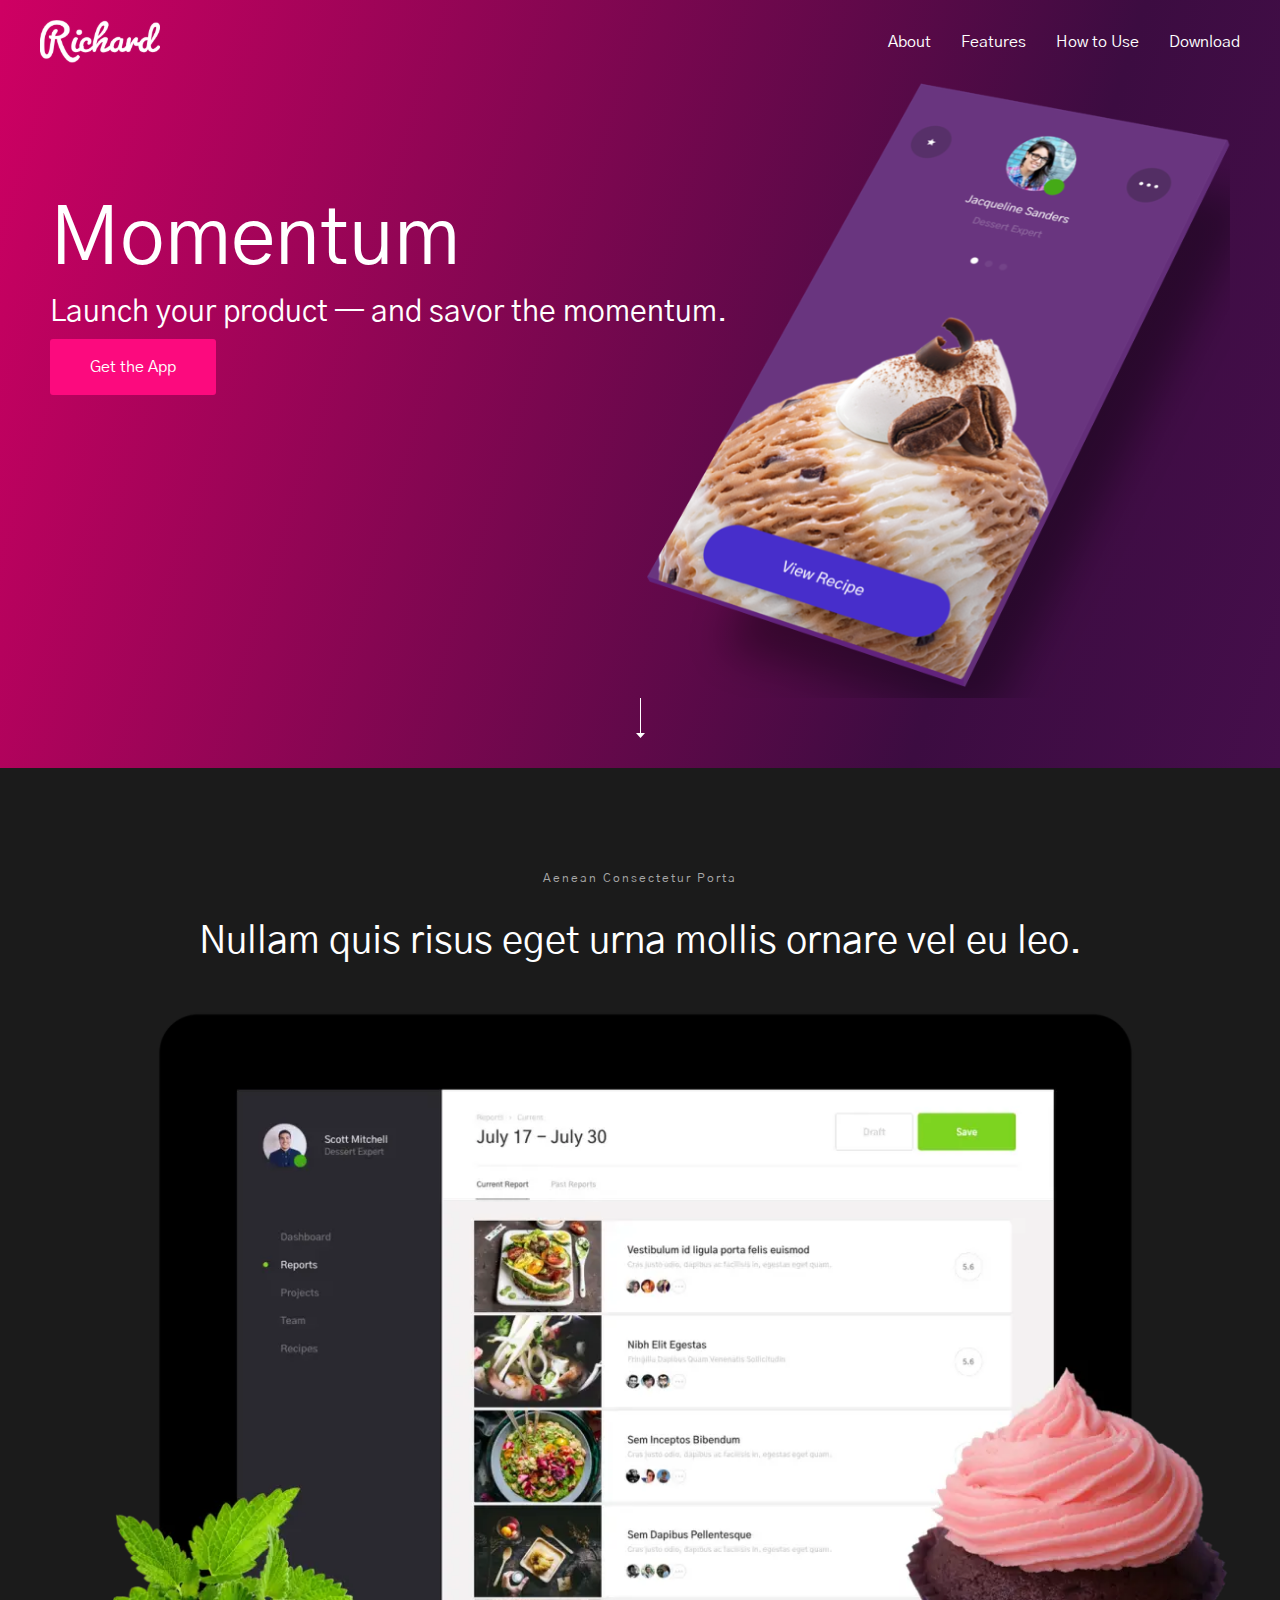
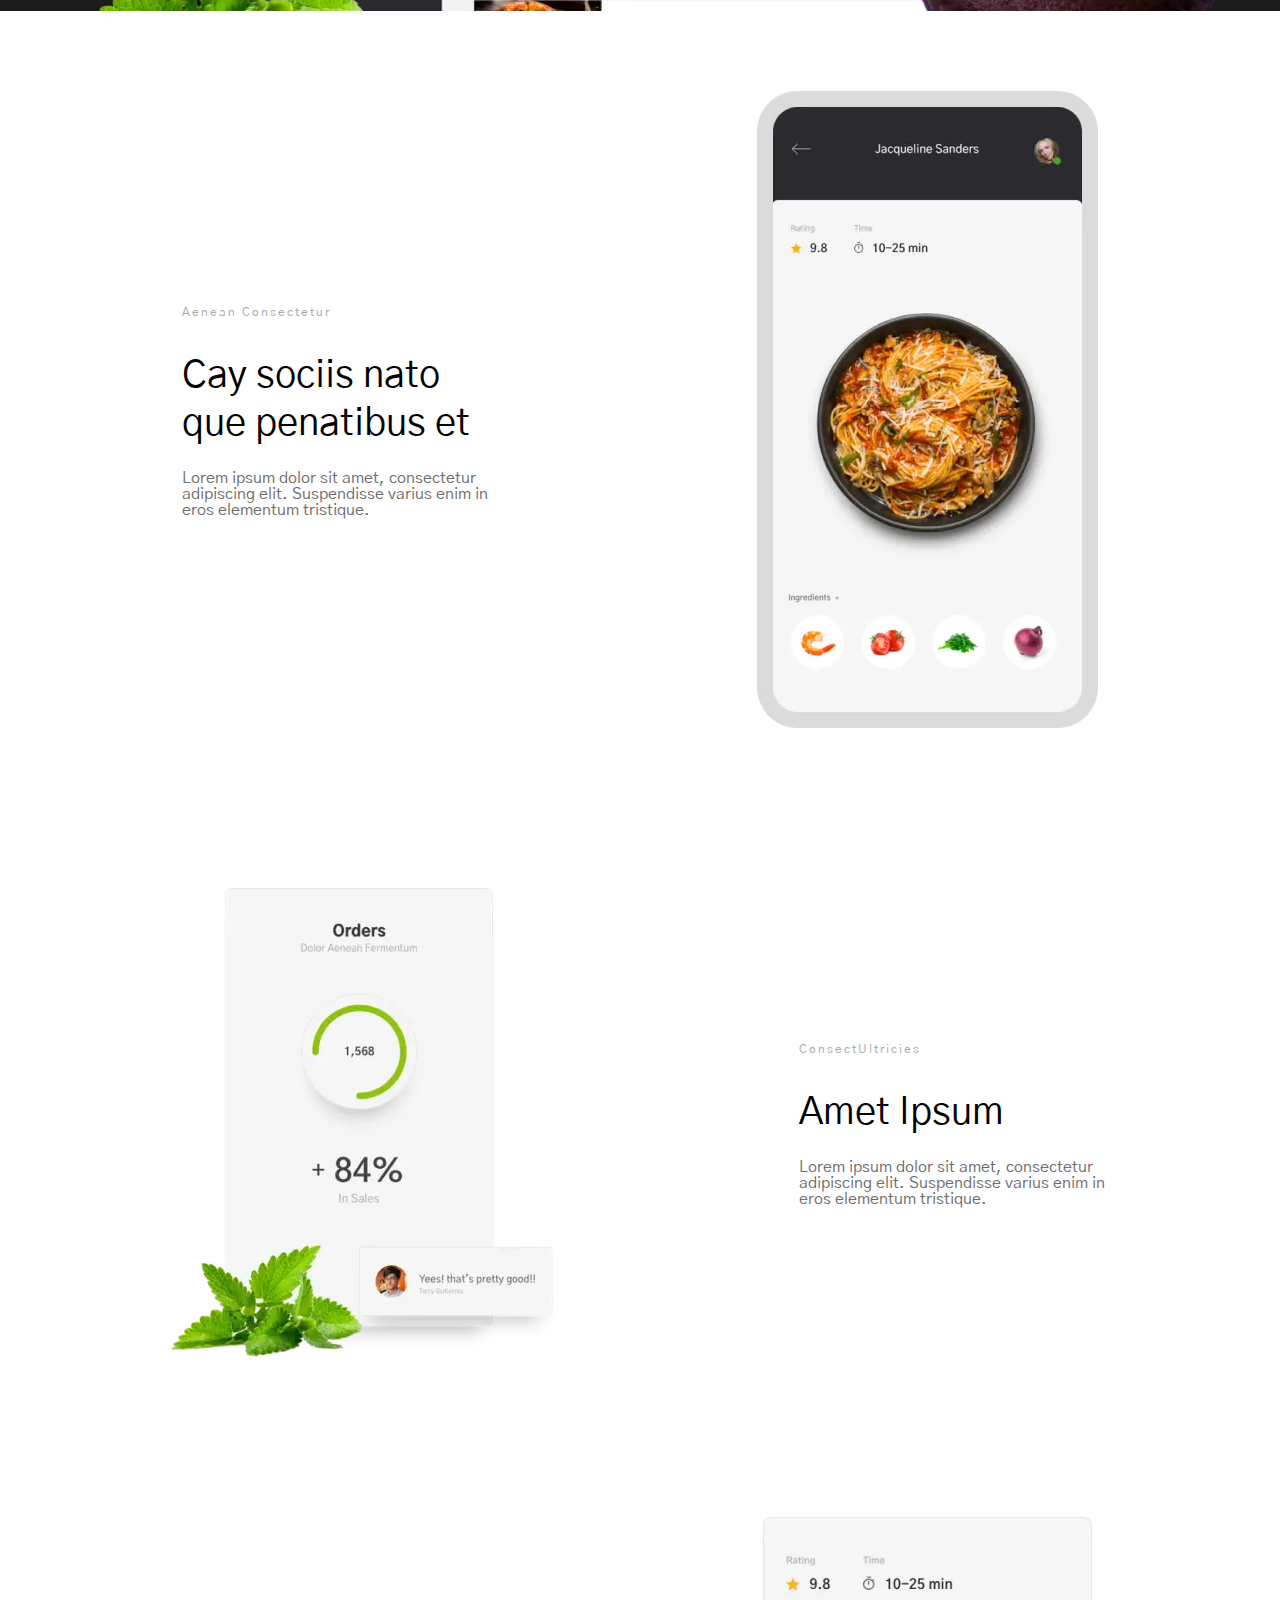
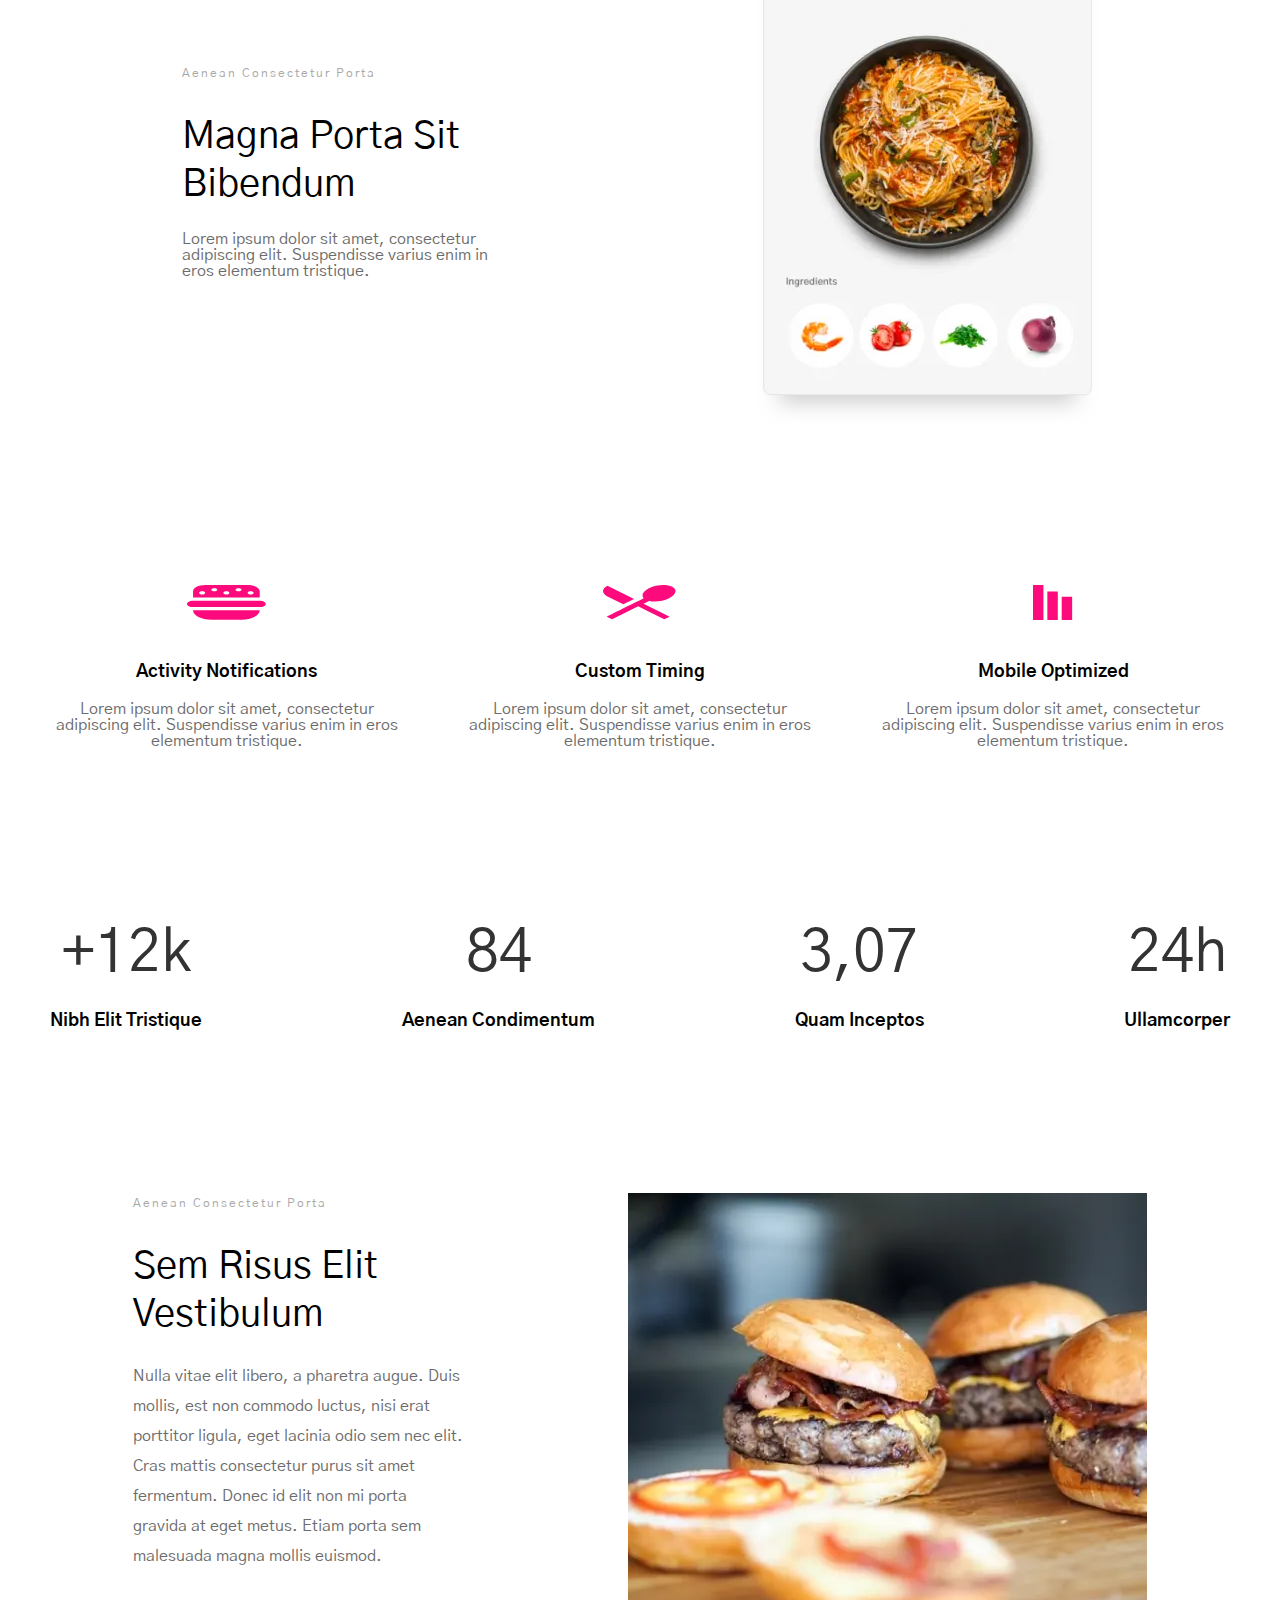
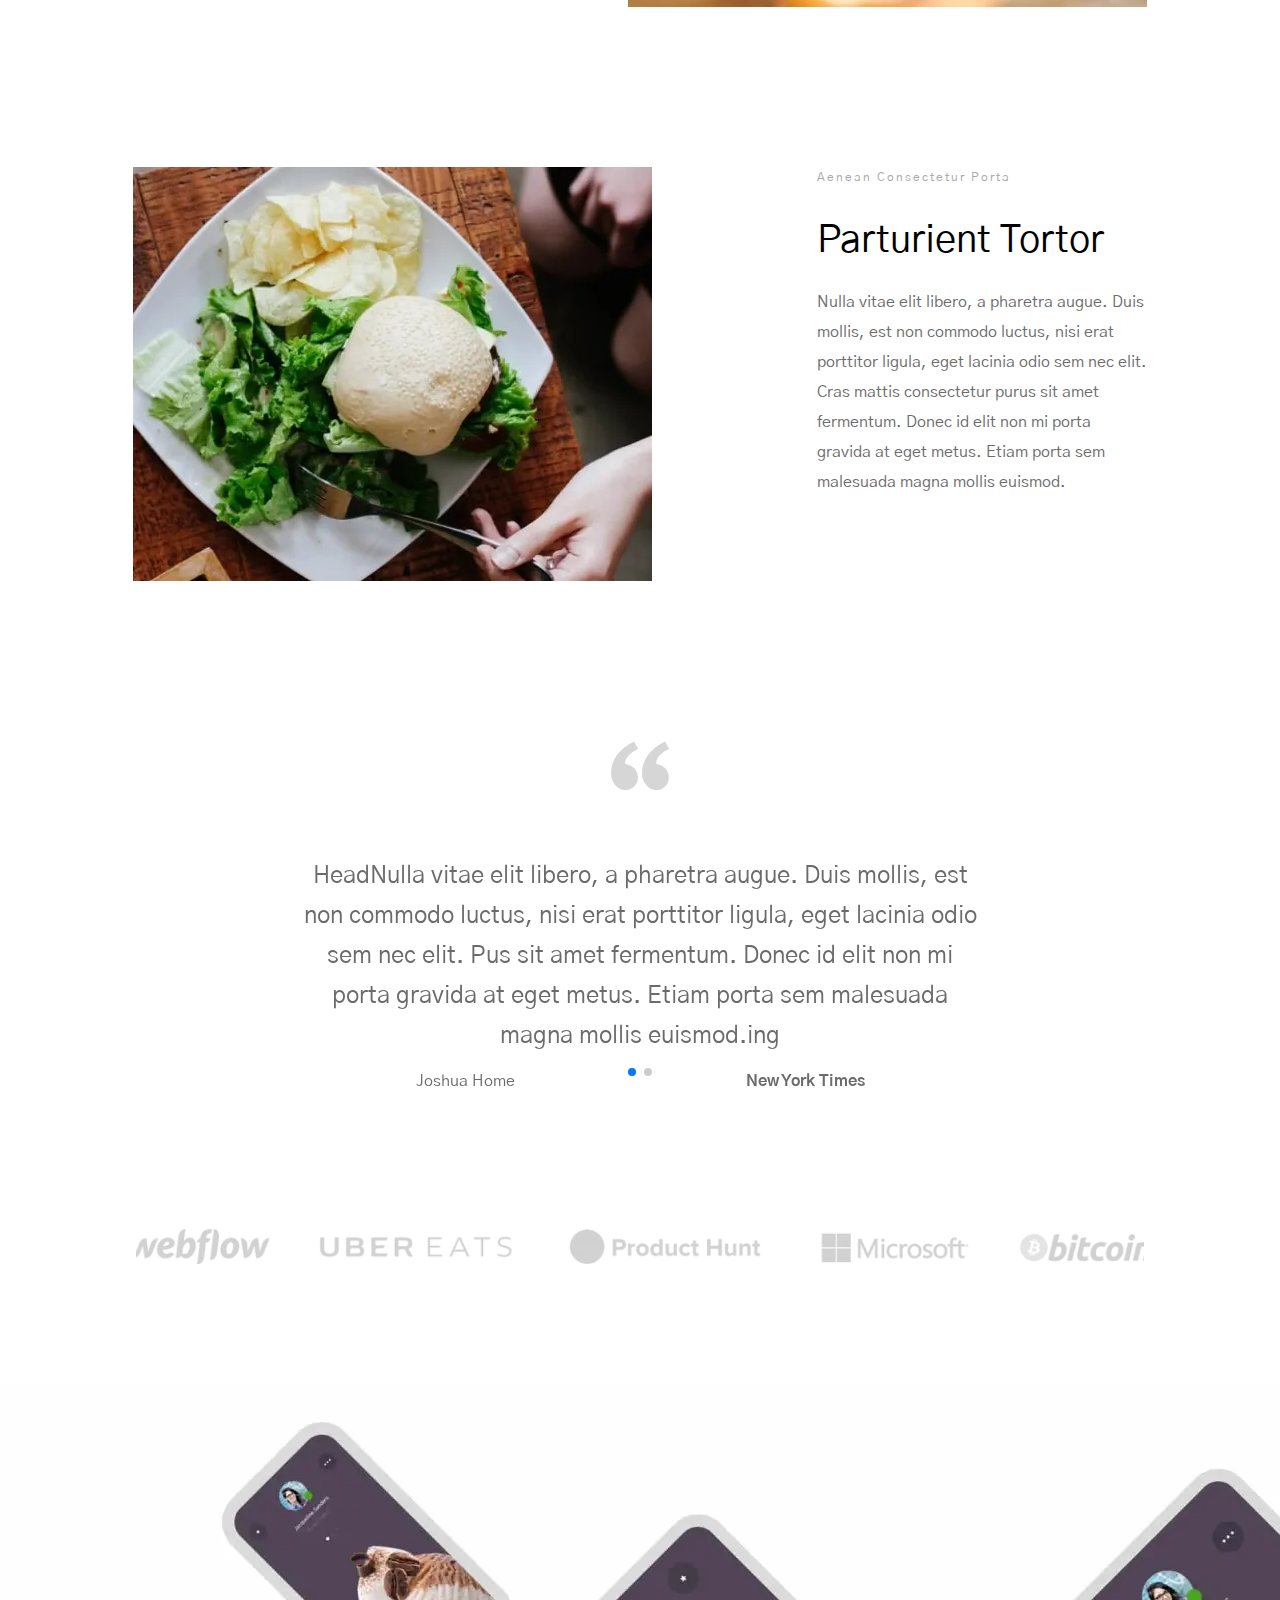
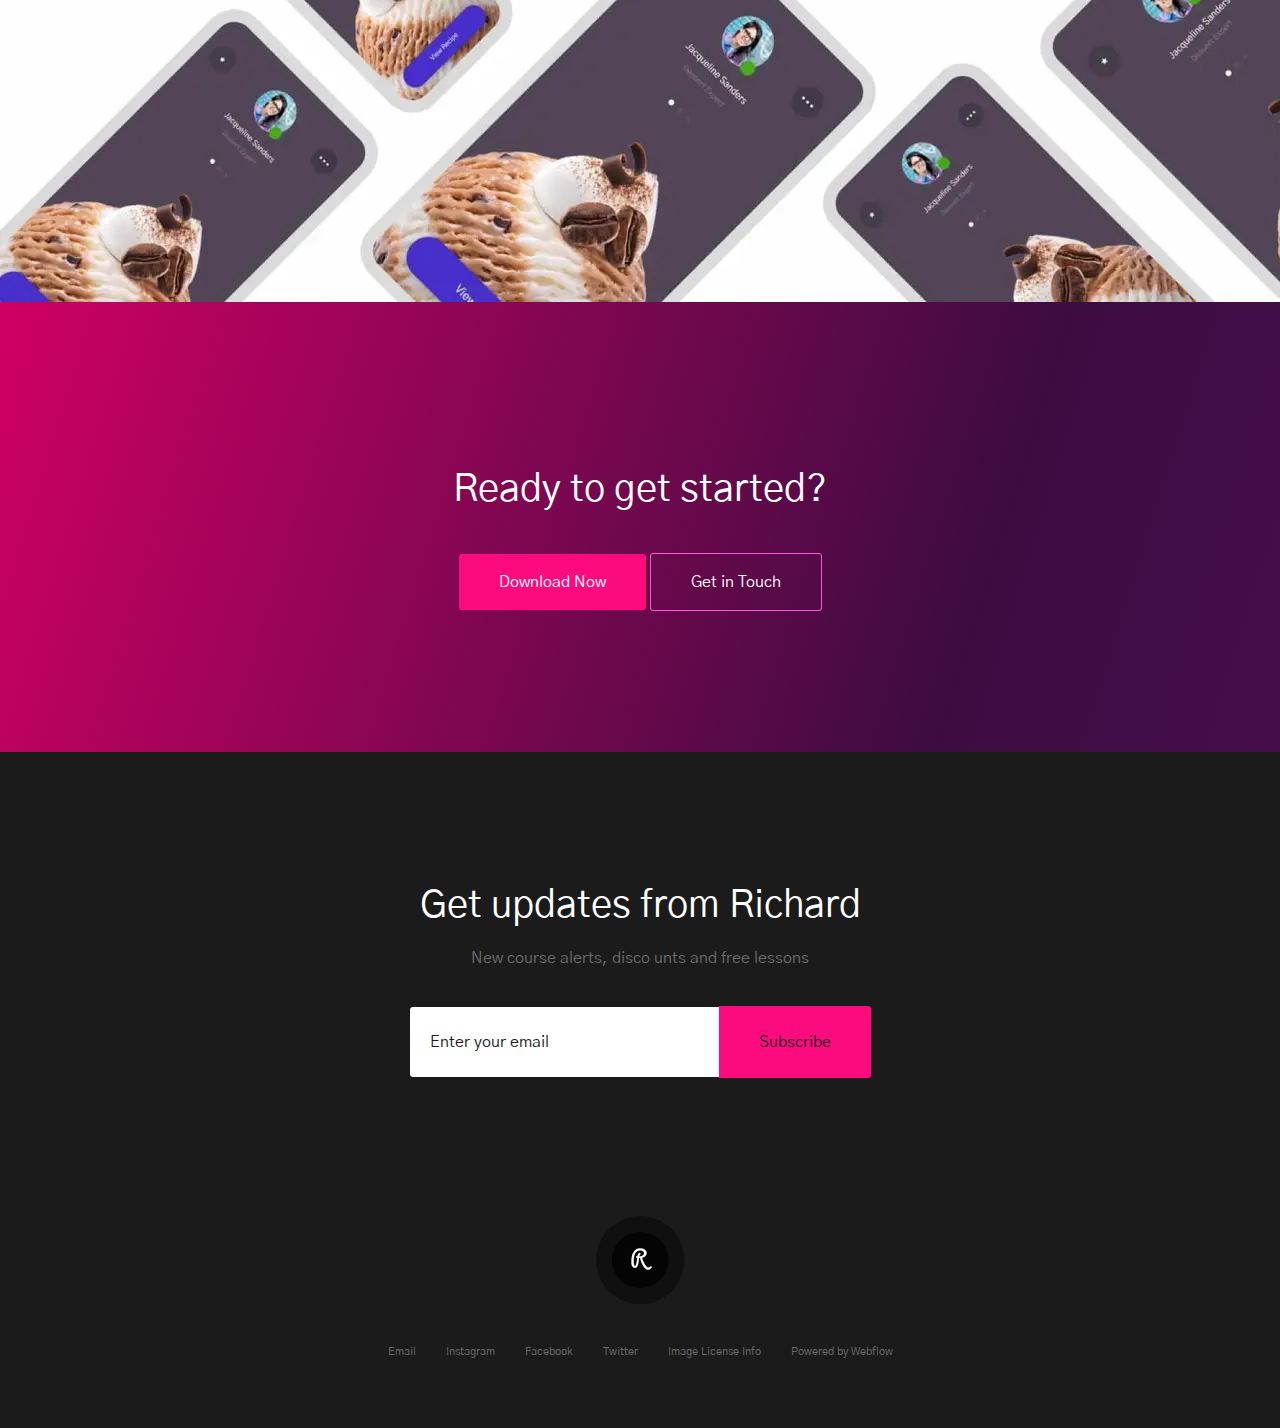
<file: index.html>
<!DOCTYPE html>
<html lang="en">

<head>
	<title>Richard</title>
	<meta charset="UTF-8">
	<meta name="format-detection" content="telephone=no">
	<!-- <style>body{opacity: 0;}</style> -->
	<link rel="stylesheet" href="css/style.min.css?_v=20230319140327">
	<link rel="shortcut icon" href="richard-ico.ico">
	<!-- <meta name="robots" content="noindex, nofollow"> -->
	<meta name="viewport" content="width=device-width, initial-scale=1.0">
</head>

<body>
	<div class="wrapper">
		<header class="header">
			<div class="header__container">
				<div class="header__logo">
					<img src="img/header/logo.svg" alt="logotype Richard" class="header__logo_img">
				</div>
				<div class="header__menu menu">
					<ul class="menu__body">
						<li class="menu__content">
							<a href="https://template.fls.guru/template-docs/menu-burger.html" class="menu__link">About</a>
						</li>
						<li class="menu__content">
							<a href="" class="menu__link">Features</a>
						</li>
						<li class="menu__content">
							<a href="" class="menu__link">How to Use</a>
						</li>
						<li class="menu__content">
							<a href="" class="menu__link">Download</a>
						</li>
					</ul>
				</div>
				<div class="icon-menu">
					<span></span>
				</div>
			</div>
			<div class="header__momentum momentum">
				<div class="momentum__container">
					<div class="momentum__content">
						<div class="momentum__text">
							<h1 class="momentum__title">Momentum</h1>
							<p class="momentum__subtitle">Launch your product — and savor the momentum.</p>
							<a href="Beats/beats.html" class="momentum__btn pink-btn">Get the App</a>
						</div>
						<div class="momentum__media">
							<img src="img/momentum/01.svg" alt="dackground image" class="momentum__img">
						</div>
					</div>
					<div class="momentum__arrow">
						<img src="img/momentum/arrow.svg" alt="arrow">
					</div>
				</div>
			</div>
		</header>
		<main class="page">
			<section class="nullam">
				<div class="nullam__container">
					<p class="nullam__pretitle pretitle">Aenean Consectetur Porta</p>
					<h2 class="nullam__title title">Nullam quis risus eget urna mollis ornare vel eu leo.</h2>
					<div class="nullam__media">
						<picture><source srcset="img/nullam/01.webp" type="image/webp"><img src="img/nullam/01.png" alt="image nullam" class="nullam__img"></picture>
					</div>
				</div>
			</section>
			<section class="products">
				<div class="products__container">
					<div class="products__column">
						<div class="products__text">
							<p class="products__pretitle pretitle">Aenean Consectetur</p>
							<h2 class="products__title title">Cay sociis nato que penatibus et</h2>
							<p class="products__subtitle subtitle">Lorem ipsum dolor sit amet, consectetur adipiscing elit. Suspendisse varius enim in eros elementum tristique.</p>
						</div>
						<div class="products__media">
							<picture><source srcset="img/products/01.webp" type="image/webp"><img src="img/products/01.png" alt="" class="products__img"></picture>
						</div>
					</div>
					<div class="products__column">
						<div class="products__media">
							<picture><source srcset="img/products/02.webp" type="image/webp"><img src="img/products/02.png" alt="" class="products__img"></picture>
						</div>
						<div class="products__text">
							<p class="products__pretitle pretitle">ConsectUltricies</p>
							<h2 class="products__title title">Amet Ipsum</h2>
							<p class="products__subtitle subtitle">Lorem ipsum dolor sit amet, consectetur adipiscing elit. Suspendisse varius enim in eros elementum tristique.</p>
						</div>
					</div>
					<div class="products__column">
						<div class="products__text">
							<p class="products__pretitle pretitle">Aenean Consectetur Porta</p>
							<h2 class="products__title title">Magna Porta Sit Bibendum</h2>
							<p class="products__subtitle subtitle">Lorem ipsum dolor sit amet, consectetur adipiscing elit. Suspendisse varius enim in eros elementum tristique.</p>
						</div>
						<div class="products__media">
							<picture><source srcset="img/products/03.webp" type="image/webp"><img src="img/products/03.png" alt="" class="products__img"></picture>
						</div>
					</div>
				</div>
			</section>
			<section class="advantags">
				<div class="advantages__container">
					<div class="advantages__column">
						<div class="advantages__media">
							<img src="img/adventages/ico01.svg" alt="" class="advantages__ico">
						</div>
						<div class="advantages__text">
							<h2 class="advantages__title">Activity Notifications</h2>
							<p class="advantages__desription">Lorem ipsum dolor sit amet, consectetur adipiscing elit. Suspendisse varius enim in eros elementum tristique.</p>
						</div>
					</div>
					<div class="advantages__column">
						<div class="advantages__media">
							<img src="img/adventages/ico02.svg" alt="" class="advantages__ico">
						</div>
						<div class="advantages__text">
							<h2 class="advantages__title">Custom Timing</h2>
							<p class="advantages__desription">Lorem ipsum dolor sit amet, consectetur adipiscing elit. Suspendisse varius enim in eros elementum tristique.</p>
						</div>
					</div>
					<div class="advantages__column">
						<div class="advantages__media">
							<img src="img/adventages/ico03.svg" alt="" class="advantages__ico">
						</div>
						<div class="advantages__text">
							<h2 class="advantages__title">Mobile Optimized</h2>
							<p class="advantages__desription">Lorem ipsum dolor sit amet, consectetur adipiscing elit. Suspendisse varius enim in eros elementum tristique.</p>
						</div>
					</div>
				</div>
			</section>
			<section class="analitic">
				<div class="analitic__container">
					<div class="analitic__column">
						<div class="analitic__number">+12k</div>
						<div class="analitic__text">Nibh Elit Tristique</div>
					</div>
					<div class="analitic__column">
						<div class="analitic__number">84</div>
						<div class="analitic__text">Aenean Condimentum</div>
					</div>
					<div class="analitic__column">
						<div class="analitic__number">3,07</div>
						<div class="analitic__text">Quam Inceptos</div>
					</div>
					<div class="analitic__column">
						<div class="analitic__number">24h</div>
						<div class="analitic__text">Ullamcorper</div>
					</div>
				</div>
			</section>
			<section class="food">
				<div class="food__container">
					<div class="food__column">
						<div class="food__text">
							<p class="food__pretitle pretitle">Aenean Consectetur Porta</p>
							<h2 class="food__title title">Sem Risus Elit Vestibulum</h2>
							<p class="food__subtitle subtitle">Nulla vitae elit libero, a pharetra augue. Duis mollis, est non commodo luctus, nisi erat porttitor ligula, eget lacinia odio sem nec elit. <span food__subtitle_bold>Cras mattis consectetur</span> purus sit amet fermentum. Donec id elit non mi porta gravida at eget metus. Etiam porta sem malesuada magna mollis euismod.</p>
						</div>
						<div class="food__media">
							<picture><source srcset="img/food/01.webp" type="image/webp"><img src="img/food/01.png" alt="" class="food__img"></picture>
						</div>
					</div>
					<div class="food__column">
						<div class="food__media">
							<picture><source srcset="img/food/02.webp" type="image/webp"><img src="img/food/02.png" alt="" class="food__img"></picture>
						</div>
						<div class="food__text">
							<p class="food__pretitle pretitle">Aenean Consectetur Porta</p>
							<h2 class="food__title title">Parturient Tortor</h2>
							<p class="food__subtitle subtitle">Nulla vitae elit libero, a pharetra augue. Duis mollis, est non commodo luctus, nisi erat porttitor ligula, eget lacinia odio sem nec elit. <span food__subtitle_bold>Cras mattis consectetur</span> purus sit amet fermentum. Donec id elit non mi porta gravida at eget metus. Etiam porta sem malesuada magna mollis euismod.</p>
						</div>
					</div>
				</div>
			</section>
			<section class="comments">
				<div class="comments__container">
					<div class="comments__media">
						<img src="img/comments/01.svg" alt="" class="comments__ico">
					</div>
					<!-- Оболонка слайдера -->
					<div class="comments__slider swiper">
						<!-- Частина слайдера, що рухається -->
						<div class="comments__wrapper swiper-wrapper">
							<!-- Слайд -->
							<div class="comments__slide swiper-slide">
								<div class="comments__teaxt">
									<p class="comments__aticle">HeadNulla vitae elit libero, a pharetra augue. Duis mollis, est non commodo luctus, nisi erat porttitor ligula, eget lacinia odio sem nec elit. Pus sit amet fermentum. Donec id elit non mi porta gravida at eget metus. Etiam porta sem malesuada magna mollis euismod.ing</p>
									<div class="comments__signature">
										<p class="comments__author">Joshua Home</p>
										<p class="comments__publish">New York Times</p>
									</div>
								</div>
							</div>
							<div class="comments__slide swiper-slide">
								<div class="comments__teaxt">
									<p class="comments__aticle">Lorem ipsum dolor sit amet, consectetur adipisicing elit. Corporis at ex, perferendis, aut illum iste tempore commodi itaque earum repellat totam modi quibusdam, perspiciatis maxime dicta repudiandae obcaecati numquam tempora.</p>
									<div class="comments__signature">
										<p class="comments__author">Joshua Home</p>
										<p class="comments__publish">New York Times</p>
									</div>
								</div>
							</div>
						</div>
						<!-- Якщо потрібна пагінація -->
						<div class="swiper-pagination"></div>
					</div>
				</div>
			</section>
			<section class="partners">
				<div class="partners__container">
					<div class="partners__media">
						<picture><source srcset="img/partners/ico01.webp" type="image/webp"><img src="img/partners/ico01.png" alt="" class="partners__ico"></picture>
					</div>
				</div>
			</section>
			<section class="media">
				<picture><source srcset="img/media/01.webp" type="image/webp"><img src="img/media/01.png" alt="" class="media__item"></picture>
			</section>
			<section class="get-started">
				<div class="get-started__container">
					<div class="get-started__title">Ready to get started?</div>
					<div class="get-started__buttons">
						<a href="" class="get-started__btn_pink pink-btn">Download Now</a>
						<a href="" class="get-started__btn_border">Get in Touch</a>
					</div>
				</div>
			</section>
			<section class="subscribe">
				<div class="subscribe__container">
					<h2 class="subscribe__title title">Get updates from Richard</h2>
					<p class="subscribe__text">New course alerts, disco unts and free lessons</p>
					<form action="" class="subscribe__form">
						<input type="text" name="email" class="subscribe__input" placeholder="Enter your email">
						<input type="button" value="Subscribe" class="subscribe__btn">
					</form>
				</div>
			</section>
		</main>
		<footer class="footer">
			<div class="footer__container">
				<div class="footer__media">
					<picture><source srcset="img/footer/logo.webp" type="image/webp"><img src="img/footer/logo.png" alt="" class="footer__logo"></picture>
				</div>
				<div class="footer__menu">
					<ul class="footer__menu_body">
						<li class="footer__menu_item">
							<a href="" class="footer__menu_link">Email</a>
						</li>
						<li class="footer__menu_item">
							<a href="" class="footer__menu_link">Instagram</a>
						</li>
						<li class="footer__menu_item">
							<a href="" class="footer__menu_link">Facebook</a>
						</li>
						<li class="footer__menu_item">
							<a href="" class="footer__menu_link">Twitter</a>
						</li>
						<li class="footer__menu_item">
							<a href="" class="footer__menu_link">Image License Info</a>
						</li>
						<li class="footer__menu_item">
							<a href="" class="footer__menu_link">Powered by Webflow</a>
						</li>
					</ul>
				</div>
			</div>
		</footer>
	</div>
	<script src="js/app.min.js?_v=20230319140327"></script>
</body>

</html>
</file>
<file: css/style.min.css>
@charset "UTF-8";@import url(https://fonts.googleapis.com/css?family=Gothic+A1:100,200,300,regular,700&display=swap);*{padding:0;margin:0;border:0}*,:after,:before{-webkit-box-sizing:border-box;box-sizing:border-box}body,html{height:100%;min-width:320px}body{color:#6b6b6b;line-height:1;font-family:"Gothic A1",serif;font-size:1rem;-ms-text-size-adjust:100%;-moz-text-size-adjust:100%;-webkit-text-size-adjust:100%;-webkit-font-smoothing:antialiased;-moz-osx-font-smoothing:grayscale}button,input,textarea{font-family:"Gothic A1",serif;font-size:inherit}button{cursor:pointer;color:inherit;background-color:transparent}a{color:inherit;text-decoration:none}ul li{list-style:none}img{vertical-align:top}h1,h2,h3,h4,h5,h6{font-weight:inherit;font-size:inherit}.lock body{overflow:hidden;-ms-touch-action:none;touch-action:none;-ms-scroll-chaining:none;overscroll-behavior:none}.wrapper{min-height:100%;display:-webkit-box;display:-ms-flexbox;display:flex;-webkit-box-orient:vertical;-webkit-box-direction:normal;-ms-flex-direction:column;flex-direction:column;overflow:hidden}@supports (overflow:clip){.wrapper{overflow:clip}}.wrapper>main{-webkit-box-flex:1;-ms-flex:1 1 auto;flex:1 1 auto}.wrapper>*{min-width:0}[class*=__container]{max-width:75rem;margin:0 auto;padding:0 .625rem}[class*=-ibg]{position:relative}[class*=-ibg] img{position:absolute;width:100%;height:100%;top:0;left:0;-o-object-fit:cover;object-fit:cover}[class*=-ibg_contain] img{-o-object-fit:contain;object-fit:contain}.pink-btn{background:#fc0a7e;border-radius:3px;padding:1.25rem 2.5rem;-webkit-transition:all .4s ease;-o-transition:all .4s ease;transition:all .4s ease}.pink-btn:hover{background:#d3086a;-webkit-box-shadow:1px #000;box-shadow:1px #000;color:#000}.pretitle{color:#a8a8a8;font-size:.75rem;letter-spacing:.125rem;line-height:1.25rem;margin-bottom:1.875rem}.title{font-size:2.375rem;line-height:3rem;color:#000}.header{background:-o-linear-gradient(162.85deg,#450e4b 0,#3c0c41 24.48%,rgba(207,0,99,0) 100%),#cf0063;background:linear-gradient(287.15deg,#450e4b 0,#3c0c41 24.48%,rgba(207,0,99,0) 100%),#cf0063}.header__container{display:-webkit-box;display:-ms-flexbox;display:flex;-webkit-box-pack:justify;-ms-flex-pack:justify;justify-content:space-between;-webkit-box-align:center;-ms-flex-align:center;align-items:center;padding:1.25rem 0;position:relative}.header__logo{position:relative;z-index:7}.menu__body{display:-webkit-box;display:-ms-flexbox;display:flex}.menu__content{margin-left:1.875rem}.menu__link{color:#fff;-webkit-transition:all .4s ease;-o-transition:all .4s ease;transition:all .4s ease}.menu__link:hover{color:#b61ec7;-webkit-transition:all .4s ease;-o-transition:all .4s ease;transition:all .4s ease}.momentum__container{padding-bottom:1.875rem}.momentum__content{display:-webkit-box;display:-ms-flexbox;display:flex}.momentum__text{color:#fff;position:absolute;top:12.5rem;z-index:2}.momentum__title{line-height:80px;margin-bottom:.625rem}.momentum__subtitle{font-size:30px;line-height:44px;margin-bottom:1.5625rem}.momentum__media{position:relative;margin:0 0 0 auto}.momentum__img{z-index:1}.momentum__arrow img{display:block;position:relative;margin:0 auto;-webkit-animation:arrow 1s ease-in-out infinite;animation:arrow 1s ease-in-out infinite}@-webkit-keyframes arrow{0%{top:0}50%{top:.9375rem}100%{top:0}}@keyframes arrow{0%{top:0}50%{top:.9375rem}100%{top:0}}.icon-menu{display:none}.menu-open .menu__body{left:0}.footer{background:#1b1b1b}.footer__container{text-align:center;padding-bottom:4.375rem}.footer__media{margin-bottom:1.875rem}.footer__menu_body{display:-webkit-box;display:-ms-flexbox;display:flex;-webkit-box-pack:center;-ms-flex-pack:center;justify-content:center;gap:1.875rem}.footer__menu_link{font-size:.6875rem;line-height:.55}.footer__menu_link:hover{text-decoration:underline}.nullam{background:#1b1b1b}.nullam__container{text-align:center}.nullam__title{color:#fff}.nullam__media{position:relative}.nullam__img{max-width:100%;-o-object-fit:contain;object-fit:contain}.products__column{display:-webkit-box;display:-ms-flexbox;display:flex;-ms-flex-line-pack:center;align-content:center;-webkit-box-align:center;-ms-flex-align:center;align-items:center;-ms-flex-pack:distribute;justify-content:space-around;margin-bottom:10rem;margin-top:5rem}.products__text{max-width:19.375rem}.products__title{margin-bottom:1.375rem}.advantages__container{display:-webkit-box;display:-ms-flexbox;display:flex;gap:3.75rem}.advantages__column{text-align:center}.advantages__media{margin-bottom:2.5rem}.advantages__title{color:#000;font-size:1.125rem;line-height:1.5rem;font-weight:700;margin-bottom:1.0625rem}.analitic__container{display:-webkit-box;display:-ms-flexbox;display:flex;-webkit-box-pack:justify;-ms-flex-pack:justify;justify-content:space-between}.analitic__column{text-align:center}.analitic__number{color:#333;font-size:3.6875rem;line-height:5.625rem;margin-bottom:.625rem}.analitic__text{color:#000;font-size:1.125rem;line-height:1.5rem;font-weight:700}.food__column{display:-webkit-box;display:-ms-flexbox;display:flex;-ms-flex-pack:distribute;justify-content:space-around}.food__text{max-width:20.625rem}.food__title{margin-bottom:1.375rem}.food__subtitle{line-height:1.875rem}.food__img{position:relative;max-width:100%;-o-object-fit:contain;object-fit:contain}.comments__container{text-align:center;max-width:43.75rem}.comments__ico{margin-bottom:4.0625rem}.comments__aticle{font-size:24px;line-height:40px}.comments__signature{display:-webkit-box;display:-ms-flexbox;display:flex;-ms-flex-pack:distribute;justify-content:space-around;margin-top:1.0625rem}.comments__publish{font-weight:700}.partners__container{text-align:center;margin:8.75rem auto 7.5rem}.media{text-align:center}.get-started{background:-o-linear-gradient(162.85deg,#450e4b 0,#3c0c41 24.48%,rgba(207,0,99,0) 100%),#cf0063;background:linear-gradient(287.15deg,#450e4b 0,#3c0c41 24.48%,rgba(207,0,99,0) 100%),#cf0063;height:28.125rem}.get-started__container{padding-top:10.25rem}.get-started__title{font-size:2.375rem;line-height:3rem;text-align:center;color:#fff;margin-bottom:3.75rem}.get-started__buttons{text-align:center;color:#fff}.get-started__btn_border{border:1px solid #fc56e6;border-radius:3px;padding:1.25rem 2.5rem;-webkit-transition:all .4s ease;-o-transition:all .4s ease;transition:all .4s ease}.get-started__btn_border:hover{border:1px solid #68255f;-webkit-box-shadow:1px #000;box-shadow:1px #000;color:#000}.subscribe{background:#1b1b1b}.subscribe__container{text-align:center;padding:8.125rem 0}.subscribe__title{color:#fff;margin-bottom:20px}.subscribe__input{border-radius:3px 0 0 3px;width:19.375rem;height:4.375rem;margin-right:-.3125rem}.subscribe__input::-webkit-input-placeholder{color:#1c1c1c;padding:0 1.25rem}.subscribe__input::-moz-placeholder{color:#1c1c1c;padding:0 1.25rem}.subscribe__input:-ms-input-placeholder{color:#1c1c1c;padding:0 1.25rem}.subscribe__input::-ms-input-placeholder{color:#1c1c1c;padding:0 1.25rem}.subscribe__input::placeholder{color:#1c1c1c;padding:0 1.25rem}.subscribe__btn{color:#1c1c1c;height:4.5rem;background:#fc0a7e;border-radius:0 3px 3px 0;padding:0 2.5rem}.subscribe__btn:hover{background:#860343;-webkit-box-shadow:1px #000;box-shadow:1px #000;color:#000}.subscribe__text{margin-bottom:40px}@font-face{font-family:swiper-icons;src:url("data:application/font-woff;charset=utf-8;base64, [base64]//wADZ2x5ZgAAAywAAADMAAAD2MHtryVoZWFkAAABbAAAADAAAAA2E2+eoWhoZWEAAAGcAAAAHwAAACQC9gDzaG10eAAAAigAAAAZAAAArgJkABFsb2NhAAAC0AAAAFoAAABaFQAUGG1heHAAAAG8AAAAHwAAACAAcABAbmFtZQAAA/gAAAE5AAACXvFdBwlwb3N0AAAFNAAAAGIAAACE5s74hXjaY2BkYGAAYpf5Hu/j+W2+MnAzMYDAzaX6QjD6/4//Bxj5GA8AuRwMYGkAPywL13jaY2BkYGA88P8Agx4j+/8fQDYfA1AEBWgDAIB2BOoAeNpjYGRgYNBh4GdgYgABEMnIABJzYNADCQAACWgAsQB42mNgYfzCOIGBlYGB0YcxjYGBwR1Kf2WQZGhhYGBiYGVmgAFGBiQQkOaawtDAoMBQxXjg/wEGPcYDDA4wNUA2CCgwsAAAO4EL6gAAeNpj2M0gyAACqxgGNWBkZ2D4/wMA+xkDdgAAAHjaY2BgYGaAYBkGRgYQiAHyGMF8FgYHIM3DwMHABGQrMOgyWDLEM1T9/w8UBfEMgLzE////P/5//f/V/xv+r4eaAAeMbAxwIUYmIMHEgKYAYjUcsDAwsLKxc3BycfPw8jEQA/[base64]/uznmfPFBNODM2K7MTQ45YEAZqGP81AmGGcF3iPqOop0r1SPTaTbVkfUe4HXj97wYE+yNwWYxwWu4v1ugWHgo3S1XdZEVqWM7ET0cfnLGxWfkgR42o2PvWrDMBSFj/IHLaF0zKjRgdiVMwScNRAoWUoH78Y2icB/yIY09An6AH2Bdu/UB+yxopYshQiEvnvu0dURgDt8QeC8PDw7Fpji3fEA4z/PEJ6YOB5hKh4dj3EvXhxPqH/SKUY3rJ7srZ4FZnh1PMAtPhwP6fl2PMJMPDgeQ4rY8YT6Gzao0eAEA409DuggmTnFnOcSCiEiLMgxCiTI6Cq5DZUd3Qmp10vO0LaLTd2cjN4fOumlc7lUYbSQcZFkutRG7g6JKZKy0RmdLY680CDnEJ+UMkpFFe1RN7nxdVpXrC4aTtnaurOnYercZg2YVmLN/d/gczfEimrE/fs/bOuq29Zmn8tloORaXgZgGa78yO9/cnXm2BpaGvq25Dv9S4E9+5SIc9PqupJKhYFSSl47+Qcr1mYNAAAAeNptw0cKwkAAAMDZJA8Q7OUJvkLsPfZ6zFVERPy8qHh2YER+3i/BP83vIBLLySsoKimrqKqpa2hp6+jq6RsYGhmbmJqZSy0sraxtbO3sHRydnEMU4uR6yx7JJXveP7WrDycAAAAAAAH//wACeNpjYGRgYOABYhkgZgJCZgZNBkYGLQZtIJsFLMYAAAw3ALgAeNolizEKgDAQBCchRbC2sFER0YD6qVQiBCv/H9ezGI6Z5XBAw8CBK/m5iQQVauVbXLnOrMZv2oLdKFa8Pjuru2hJzGabmOSLzNMzvutpB3N42mNgZGBg4GKQYzBhYMxJLMlj4GBgAYow/P/PAJJhLM6sSoWKfWCAAwDAjgbRAAB42mNgYGBkAIIbCZo5IPrmUn0hGA0AO8EFTQAA");font-weight:400;font-style:normal}:root{--swiper-theme-color:#007aff}.swiper{margin-left:auto;margin-right:auto;position:relative;overflow:hidden;list-style:none;padding:0;z-index:1}.swiper-vertical>.swiper-wrapper{-webkit-box-orient:vertical;-webkit-box-direction:normal;-ms-flex-direction:column;flex-direction:column}.swiper-wrapper{position:relative;width:100%;height:100%;z-index:1;display:-webkit-box;display:-ms-flexbox;display:flex;-webkit-transition-property:-webkit-transform;transition-property:-webkit-transform;-o-transition-property:transform;transition-property:transform;transition-property:transform,-webkit-transform;-webkit-box-sizing:content-box;box-sizing:content-box}.swiper-android .swiper-slide,.swiper-wrapper{-webkit-transform:translate3d(0,0,0);transform:translate3d(0,0,0)}.swiper-pointer-events{-ms-touch-action:pan-y;touch-action:pan-y}.swiper-pointer-events.swiper-vertical{-ms-touch-action:pan-x;touch-action:pan-x}.swiper-slide{-ms-flex-negative:0;flex-shrink:0;width:100%;height:100%;position:relative;-webkit-transition-property:-webkit-transform;transition-property:-webkit-transform;-o-transition-property:transform;transition-property:transform;transition-property:transform,-webkit-transform}.swiper-slide-invisible-blank{visibility:hidden}.swiper-autoheight,.swiper-autoheight .swiper-slide{height:auto}.swiper-autoheight .swiper-wrapper{-webkit-box-align:start;-ms-flex-align:start;align-items:flex-start;-webkit-transition-property:height,-webkit-transform;transition-property:height,-webkit-transform;-o-transition-property:transform,height;transition-property:transform,height;transition-property:transform,height,-webkit-transform}.swiper-3d,.swiper-3d.swiper-css-mode .swiper-wrapper{-webkit-perspective:1200px;perspective:1200px}.swiper-3d .swiper-cube-shadow,.swiper-3d .swiper-slide,.swiper-3d .swiper-slide-shadow,.swiper-3d .swiper-slide-shadow-bottom,.swiper-3d .swiper-slide-shadow-left,.swiper-3d .swiper-slide-shadow-right,.swiper-3d .swiper-slide-shadow-top,.swiper-3d .swiper-wrapper{-webkit-transform-style:preserve-3d;transform-style:preserve-3d}.swiper-3d .swiper-slide-shadow,.swiper-3d .swiper-slide-shadow-bottom,.swiper-3d .swiper-slide-shadow-left,.swiper-3d .swiper-slide-shadow-right,.swiper-3d .swiper-slide-shadow-top{position:absolute;left:0;top:0;width:100%;height:100%;pointer-events:none;z-index:10}.swiper-3d .swiper-slide-shadow{background:rgba(0,0,0,.15)}.swiper-3d .swiper-slide-shadow-left{background-image:-webkit-gradient(linear,right top,left top,from(rgba(0,0,0,.5)),to(rgba(0,0,0,0)));background-image:-o-linear-gradient(right,rgba(0,0,0,.5),rgba(0,0,0,0));background-image:linear-gradient(to left,rgba(0,0,0,.5),rgba(0,0,0,0))}.swiper-3d .swiper-slide-shadow-right{background-image:-webkit-gradient(linear,left top,right top,from(rgba(0,0,0,.5)),to(rgba(0,0,0,0)));background-image:-o-linear-gradient(left,rgba(0,0,0,.5),rgba(0,0,0,0));background-image:linear-gradient(to right,rgba(0,0,0,.5),rgba(0,0,0,0))}.swiper-3d .swiper-slide-shadow-top{background-image:-webkit-gradient(linear,left bottom,left top,from(rgba(0,0,0,.5)),to(rgba(0,0,0,0)));background-image:-o-linear-gradient(bottom,rgba(0,0,0,.5),rgba(0,0,0,0));background-image:linear-gradient(to top,rgba(0,0,0,.5),rgba(0,0,0,0))}.swiper-3d .swiper-slide-shadow-bottom{background-image:-webkit-gradient(linear,left top,left bottom,from(rgba(0,0,0,.5)),to(rgba(0,0,0,0)));background-image:-o-linear-gradient(top,rgba(0,0,0,.5),rgba(0,0,0,0));background-image:linear-gradient(to bottom,rgba(0,0,0,.5),rgba(0,0,0,0))}.swiper-css-mode>.swiper-wrapper{overflow:auto;scrollbar-width:none;-ms-overflow-style:none}.swiper-css-mode>.swiper-wrapper::-webkit-scrollbar{display:none}.swiper-css-mode>.swiper-wrapper>.swiper-slide{scroll-snap-align:start start}.swiper-horizontal.swiper-css-mode>.swiper-wrapper{-ms-scroll-snap-type:x mandatory;scroll-snap-type:x mandatory}.swiper-vertical.swiper-css-mode>.swiper-wrapper{-ms-scroll-snap-type:y mandatory;scroll-snap-type:y mandatory}.swiper-centered>.swiper-wrapper::before{content:"";-ms-flex-negative:0;flex-shrink:0;-webkit-box-ordinal-group:10000;-ms-flex-order:9999;order:9999}.swiper-centered.swiper-horizontal>.swiper-wrapper>.swiper-slide:first-child{-webkit-margin-start:var(--swiper-centered-offset-before);margin-inline-start:var(--swiper-centered-offset-before)}.swiper-centered.swiper-horizontal>.swiper-wrapper::before{height:100%;min-height:1px;width:var(--swiper-centered-offset-after)}.swiper-centered.swiper-vertical>.swiper-wrapper>.swiper-slide:first-child{-webkit-margin-before:var(--swiper-centered-offset-before);margin-block-start:var(--swiper-centered-offset-before)}.swiper-centered.swiper-vertical>.swiper-wrapper::before{width:100%;min-width:1px;height:var(--swiper-centered-offset-after)}.swiper-centered>.swiper-wrapper>.swiper-slide{scroll-snap-align:center center}.swiper-virtual.swiper-css-mode .swiper-wrapper::after{content:"";position:absolute;left:0;top:0;pointer-events:none}.swiper-virtual.swiper-css-mode.swiper-horizontal .swiper-wrapper::after{height:1px;width:var(--swiper-virtual-size)}.swiper-virtual.swiper-css-mode.swiper-vertical .swiper-wrapper::after{width:1px;height:var(--swiper-virtual-size)}:root{--swiper-navigation-size:44px}.swiper-button-next,.swiper-button-prev{position:absolute;top:50%;width:calc(var(--swiper-navigation-size)/ 44 * 27);height:var(--swiper-navigation-size);margin-top:calc(0px - var(--swiper-navigation-size)/ 2);z-index:10;cursor:pointer;display:-webkit-box;display:-ms-flexbox;display:flex;-webkit-box-align:center;-ms-flex-align:center;align-items:center;-webkit-box-pack:center;-ms-flex-pack:center;justify-content:center;color:var(--swiper-navigation-color,var(--swiper-theme-color))}.swiper-button-next.swiper-button-disabled,.swiper-button-prev.swiper-button-disabled{opacity:.35;cursor:auto;pointer-events:none}.swiper-button-next:after,.swiper-button-prev:after{font-family:swiper-icons;font-size:var(--swiper-navigation-size);text-transform:none!important;letter-spacing:0;text-transform:none;font-variant:initial;line-height:1}.swiper-button-prev,.swiper-rtl .swiper-button-next{left:10px;right:auto}.swiper-button-prev:after,.swiper-rtl .swiper-button-next:after{content:"prev"}.swiper-button-next,.swiper-rtl .swiper-button-prev{right:10px;left:auto}.swiper-button-next:after,.swiper-rtl .swiper-button-prev:after{content:"next"}.swiper-button-lock{display:none}.swiper-pagination{position:absolute;text-align:center;-webkit-transition:.3s opacity;-o-transition:.3s opacity;transition:.3s opacity;-webkit-transform:translate3d(0,0,0);transform:translate3d(0,0,0);z-index:10}.swiper-pagination.swiper-pagination-hidden{opacity:0}.swiper-horizontal>.swiper-pagination-bullets,.swiper-pagination-bullets.swiper-pagination-horizontal,.swiper-pagination-custom,.swiper-pagination-fraction{bottom:10px;left:0;width:100%}.swiper-pagination-bullets-dynamic{overflow:hidden;font-size:0}.swiper-pagination-bullets-dynamic .swiper-pagination-bullet{-webkit-transform:scale(.33);-ms-transform:scale(.33);transform:scale(.33);position:relative}.swiper-pagination-bullets-dynamic .swiper-pagination-bullet-active{-webkit-transform:scale(1);-ms-transform:scale(1);transform:scale(1)}.swiper-pagination-bullets-dynamic .swiper-pagination-bullet-active-main{-webkit-transform:scale(1);-ms-transform:scale(1);transform:scale(1)}.swiper-pagination-bullets-dynamic .swiper-pagination-bullet-active-prev{-webkit-transform:scale(.66);-ms-transform:scale(.66);transform:scale(.66)}.swiper-pagination-bullets-dynamic .swiper-pagination-bullet-active-prev-prev{-webkit-transform:scale(.33);-ms-transform:scale(.33);transform:scale(.33)}.swiper-pagination-bullets-dynamic .swiper-pagination-bullet-active-next{-webkit-transform:scale(.66);-ms-transform:scale(.66);transform:scale(.66)}.swiper-pagination-bullets-dynamic .swiper-pagination-bullet-active-next-next{-webkit-transform:scale(.33);-ms-transform:scale(.33);transform:scale(.33)}.swiper-pagination-bullet{width:var(--swiper-pagination-bullet-width,var(--swiper-pagination-bullet-size,8px));height:var(--swiper-pagination-bullet-height,var(--swiper-pagination-bullet-size,8px));display:inline-block;border-radius:50%;background:var(--swiper-pagination-bullet-inactive-color,#000);opacity:var(--swiper-pagination-bullet-inactive-opacity,.2)}button.swiper-pagination-bullet{border:none;margin:0;padding:0;-webkit-box-shadow:none;box-shadow:none;-webkit-appearance:none;-moz-appearance:none;appearance:none}.swiper-pagination-clickable .swiper-pagination-bullet{cursor:pointer}.swiper-pagination-bullet:only-child{display:none!important}.swiper-pagination-bullet-active{opacity:var(--swiper-pagination-bullet-opacity,1);background:var(--swiper-pagination-color,var(--swiper-theme-color))}.swiper-pagination-vertical.swiper-pagination-bullets,.swiper-vertical>.swiper-pagination-bullets{right:10px;top:50%;-webkit-transform:translate3d(0,-50%,0);transform:translate3d(0,-50%,0)}.swiper-pagination-vertical.swiper-pagination-bullets .swiper-pagination-bullet,.swiper-vertical>.swiper-pagination-bullets .swiper-pagination-bullet{margin:var(--swiper-pagination-bullet-vertical-gap,6px) 0;display:block}.swiper-pagination-vertical.swiper-pagination-bullets.swiper-pagination-bullets-dynamic,.swiper-vertical>.swiper-pagination-bullets.swiper-pagination-bullets-dynamic{top:50%;-webkit-transform:translateY(-50%);-ms-transform:translateY(-50%);transform:translateY(-50%);width:8px}.swiper-pagination-vertical.swiper-pagination-bullets.swiper-pagination-bullets-dynamic .swiper-pagination-bullet,.swiper-vertical>.swiper-pagination-bullets.swiper-pagination-bullets-dynamic .swiper-pagination-bullet{display:inline-block;-webkit-transition:.2s top,.2s -webkit-transform;transition:.2s top,.2s -webkit-transform;-o-transition:.2s transform,.2s top;transition:.2s transform,.2s top;transition:.2s transform,.2s top,.2s -webkit-transform}.swiper-horizontal>.swiper-pagination-bullets .swiper-pagination-bullet,.swiper-pagination-horizontal.swiper-pagination-bullets .swiper-pagination-bullet{margin:0 var(--swiper-pagination-bullet-horizontal-gap,4px)}.swiper-horizontal>.swiper-pagination-bullets.swiper-pagination-bullets-dynamic,.swiper-pagination-horizontal.swiper-pagination-bullets.swiper-pagination-bullets-dynamic{left:50%;-webkit-transform:translateX(-50%);-ms-transform:translateX(-50%);transform:translateX(-50%);white-space:nowrap}.swiper-horizontal>.swiper-pagination-bullets.swiper-pagination-bullets-dynamic .swiper-pagination-bullet,.swiper-pagination-horizontal.swiper-pagination-bullets.swiper-pagination-bullets-dynamic .swiper-pagination-bullet{-webkit-transition:.2s left,.2s -webkit-transform;transition:.2s left,.2s -webkit-transform;-o-transition:.2s transform,.2s left;transition:.2s transform,.2s left;transition:.2s transform,.2s left,.2s -webkit-transform}.swiper-horizontal.swiper-rtl>.swiper-pagination-bullets-dynamic .swiper-pagination-bullet{-webkit-transition:.2s right,.2s -webkit-transform;transition:.2s right,.2s -webkit-transform;-o-transition:.2s transform,.2s right;transition:.2s transform,.2s right;transition:.2s transform,.2s right,.2s -webkit-transform}.swiper-pagination-progressbar{background:rgba(0,0,0,.25);position:absolute}.swiper-pagination-progressbar .swiper-pagination-progressbar-fill{background:var(--swiper-pagination-color,var(--swiper-theme-color));position:absolute;left:0;top:0;width:100%;height:100%;-webkit-transform:scale(0);-ms-transform:scale(0);transform:scale(0);-webkit-transform-origin:left top;-ms-transform-origin:left top;transform-origin:left top}.swiper-rtl .swiper-pagination-progressbar .swiper-pagination-progressbar-fill{-webkit-transform-origin:right top;-ms-transform-origin:right top;transform-origin:right top}.swiper-horizontal>.swiper-pagination-progressbar,.swiper-pagination-progressbar.swiper-pagination-horizontal,.swiper-pagination-progressbar.swiper-pagination-vertical.swiper-pagination-progressbar-opposite,.swiper-vertical>.swiper-pagination-progressbar.swiper-pagination-progressbar-opposite{width:100%;height:4px;left:0;top:0}.swiper-horizontal>.swiper-pagination-progressbar.swiper-pagination-progressbar-opposite,.swiper-pagination-progressbar.swiper-pagination-horizontal.swiper-pagination-progressbar-opposite,.swiper-pagination-progressbar.swiper-pagination-vertical,.swiper-vertical>.swiper-pagination-progressbar{width:4px;height:100%;left:0;top:0}.swiper-pagination-lock{display:none}.swiper-scrollbar{border-radius:10px;position:relative;-ms-touch-action:none;background:rgba(0,0,0,.1)}.swiper-horizontal>.swiper-scrollbar{position:absolute;left:1%;bottom:3px;z-index:50;height:5px;width:98%}.swiper-vertical>.swiper-scrollbar{position:absolute;right:3px;top:1%;z-index:50;width:5px;height:98%}.swiper-scrollbar-drag{height:100%;width:100%;position:relative;background:rgba(0,0,0,.5);border-radius:10px;left:0;top:0}.swiper-scrollbar-cursor-drag{cursor:move}.swiper-scrollbar-lock{display:none}.swiper-zoom-container{width:100%;height:100%;display:-webkit-box;display:-ms-flexbox;display:flex;-webkit-box-pack:center;-ms-flex-pack:center;justify-content:center;-webkit-box-align:center;-ms-flex-align:center;align-items:center;text-align:center}.swiper-zoom-container>canvas,.swiper-zoom-container>img,.swiper-zoom-container>svg{max-width:100%;max-height:100%;-o-object-fit:contain;object-fit:contain}.swiper-slide-zoomed{cursor:move}.swiper-lazy-preloader{width:42px;height:42px;position:absolute;left:50%;top:50%;margin-left:-21px;margin-top:-21px;z-index:10;-webkit-transform-origin:50%;-ms-transform-origin:50%;transform-origin:50%;-webkit-animation:swiper-preloader-spin 1s infinite linear;animation:swiper-preloader-spin 1s infinite linear;-webkit-box-sizing:border-box;box-sizing:border-box;border:4px solid var(--swiper-preloader-color,var(--swiper-theme-color));border-radius:50%;border-top-color:transparent}.swiper-lazy-preloader-white{--swiper-preloader-color:#fff}.swiper-lazy-preloader-black{--swiper-preloader-color:#000}@-webkit-keyframes swiper-preloader-spin{100%{-webkit-transform:rotate(360deg);transform:rotate(360deg)}}@keyframes swiper-preloader-spin{100%{-webkit-transform:rotate(360deg);transform:rotate(360deg)}}.swiper .swiper-notification{position:absolute;left:0;top:0;pointer-events:none;opacity:0;z-index:-1000}.swiper-free-mode>.swiper-wrapper{-webkit-transition-timing-function:ease-out;-o-transition-timing-function:ease-out;transition-timing-function:ease-out;margin:0 auto}.swiper-grid>.swiper-wrapper{-ms-flex-wrap:wrap;flex-wrap:wrap}.swiper-grid-column>.swiper-wrapper{-ms-flex-wrap:wrap;flex-wrap:wrap;-webkit-box-orient:vertical;-webkit-box-direction:normal;-ms-flex-direction:column;flex-direction:column}.swiper-fade.swiper-free-mode .swiper-slide{-webkit-transition-timing-function:ease-out;-o-transition-timing-function:ease-out;transition-timing-function:ease-out}.swiper-fade .swiper-slide{pointer-events:none;-webkit-transition-property:opacity;-o-transition-property:opacity;transition-property:opacity}.swiper-fade .swiper-slide .swiper-slide{pointer-events:none}.swiper-fade .swiper-slide-active,.swiper-fade .swiper-slide-active .swiper-slide-active{pointer-events:auto}.swiper-cube{overflow:visible}.swiper-cube .swiper-slide{pointer-events:none;-webkit-backface-visibility:hidden;backface-visibility:hidden;z-index:1;visibility:hidden;-webkit-transform-origin:0 0;-ms-transform-origin:0 0;transform-origin:0 0;width:100%;height:100%}.swiper-cube .swiper-slide .swiper-slide{pointer-events:none}.swiper-cube.swiper-rtl .swiper-slide{-webkit-transform-origin:100% 0;-ms-transform-origin:100% 0;transform-origin:100% 0}.swiper-cube .swiper-slide-active,.swiper-cube .swiper-slide-active .swiper-slide-active{pointer-events:auto}.swiper-cube .swiper-slide-active,.swiper-cube .swiper-slide-next,.swiper-cube .swiper-slide-next+.swiper-slide,.swiper-cube .swiper-slide-prev{pointer-events:auto;visibility:visible}.swiper-cube .swiper-slide-shadow-bottom,.swiper-cube .swiper-slide-shadow-left,.swiper-cube .swiper-slide-shadow-right,.swiper-cube .swiper-slide-shadow-top{z-index:0;-webkit-backface-visibility:hidden;backface-visibility:hidden}.swiper-cube .swiper-cube-shadow{position:absolute;left:0;bottom:0;width:100%;height:100%;opacity:.6;z-index:0}.swiper-cube .swiper-cube-shadow:before{content:"";background:#000;position:absolute;left:0;top:0;bottom:0;right:0;-webkit-filter:blur(50px);filter:blur(50px)}.swiper-flip{overflow:visible}.swiper-flip .swiper-slide{pointer-events:none;-webkit-backface-visibility:hidden;backface-visibility:hidden;z-index:1}.swiper-flip .swiper-slide .swiper-slide{pointer-events:none}.swiper-flip .swiper-slide-active,.swiper-flip .swiper-slide-active .swiper-slide-active{pointer-events:auto}.swiper-flip .swiper-slide-shadow-bottom,.swiper-flip .swiper-slide-shadow-left,.swiper-flip .swiper-slide-shadow-right,.swiper-flip .swiper-slide-shadow-top{z-index:0;-webkit-backface-visibility:hidden;backface-visibility:hidden}.swiper-creative .swiper-slide{-webkit-backface-visibility:hidden;backface-visibility:hidden;overflow:hidden;-webkit-transition-property:opacity,height,-webkit-transform;transition-property:opacity,height,-webkit-transform;-o-transition-property:transform,opacity,height;transition-property:transform,opacity,height;transition-property:transform,opacity,height,-webkit-transform}.swiper-cards{overflow:visible}.swiper-cards .swiper-slide{-webkit-transform-origin:center bottom;-ms-transform-origin:center bottom;transform-origin:center bottom;-webkit-backface-visibility:hidden;backface-visibility:hidden;overflow:hidden}@media (min-width:75em){.momentum__title{font-size:5rem}.nullam__container{padding-top:6.25rem}.analitic__container{margin-bottom:10rem}.analitic__container{margin-top:10rem}.food__column{margin-bottom:10rem}}@media (max-width:75em){.momentum__content{flex-direction: column-reverse}.momentum__text{position:static}.momentum__media{margin:0 auto}.momentum__img{position:relative;max-width:100%;-o-object-fit:contain;object-fit:contain}}@media (max-width:20em){.momentum__title{font-size:3.75rem}.nullam__container{padding-top:2.8125rem}.analitic__container{margin-bottom:4.375rem}.analitic__container{margin-top:4.375rem}.food__column{margin-bottom:4.375rem}}@media (max-width:61.99875em){.products__column{-webkit-box-orient:vertical;-webkit-box-direction:normal;-ms-flex-direction:column;flex-direction:column}.products__text{margin:1.25rem 0}.advantages__container{-webkit-box-orient:vertical;-webkit-box-direction:normal;-ms-flex-direction:column;flex-direction:column}.advantages__text{max-width:22.1875rem;margin:0 auto}.analitic__container{-webkit-box-orient:vertical;-webkit-box-direction:normal;-ms-flex-direction:column;flex-direction:column}}@media (max-width:47.99875em){.menu__body{-webkit-box-orient:vertical;-webkit-box-direction:normal;-ms-flex-direction:column;flex-direction:column;position:fixed;overflow:auto;font-size:1.5rem;top:0;left:-100%;background:rgba(0,0,0,.7803921569);width:100%;height:100%;z-index:5;padding:5.625rem 0 0 0;-webkit-transition:all .5s ease;-o-transition:all .5s ease;transition:all .5s ease}.menu__body::before{content:"";background:#cf0063;width:100%;height:5.1875rem;position:fixed;top:0;z-index:6}.menu__content{position:relative;margin-bottom:1.5625rem}.icon-menu{display:block;position:relative;width:1.875rem;height:1.125rem;z-index:5}.icon-menu span,.icon-menu::after,.icon-menu::before{content:"";-webkit-transition:all .3s ease 0s;-o-transition:all .3s ease 0s;transition:all .3s ease 0s;right:0;position:absolute;width:100%;height:.125rem;background-color:#fff}.icon-menu::before{top:0}.icon-menu::after{bottom:0}.icon-menu span{top:calc(50% - .0625rem)}.menu-open .icon-menu span{width:0}.menu-open .icon-menu::before{top:calc(50% - .0625rem);-webkit-transform:rotate(-45deg);-ms-transform:rotate(-45deg);transform:rotate(-45deg)}.menu-open .icon-menu::after{bottom:calc(50% - .0625rem);-webkit-transform:rotate(45deg);-ms-transform:rotate(45deg);transform:rotate(45deg)}.footer__menu_body{-webkit-box-orient:vertical;-webkit-box-direction:normal;-ms-flex-direction:column;flex-direction:column}.food__column{-webkit-box-orient:vertical;-webkit-box-direction:reverse;-ms-flex-direction:column-reverse;flex-direction:column-reverse;text-align:center;-webkit-box-align:center;-ms-flex-align:center;align-items:center}}@media (max-width:47.99875em) and (any-hover:none){.icon-menu{cursor:default}}@media (max-width:29.99875em){.get-started__btn_pink{display:block;margin-bottom:.9375rem}.get-started__btn_border{display:block}.subscribe__input{border-radius:3px;margin-bottom:.9375rem}.subscribe__btn{border-radius:3px;width:19.375rem}}@media (min-width:20em) and (max-width:75em){@supports (font-size:clamp(3.75rem ,3.2954545455rem + 2.2727272727vw ,5rem)){.momentum__title{font-size:clamp(3.75rem ,3.2954545455rem + 2.2727272727vw ,5rem)}}@supports not (font-size:clamp(3.75rem ,3.2954545455rem + 2.2727272727vw ,5rem)){.momentum__title{font-size:calc(3.75rem + 1.25 * (100vw - 20rem)/ 55)}}@supports (padding-top:clamp(2.8125rem ,1.5625rem + 6.25vw ,6.25rem)){.nullam__container{padding-top:clamp(2.8125rem ,1.5625rem + 6.25vw ,6.25rem)}}@supports not (padding-top:clamp(2.8125rem ,1.5625rem + 6.25vw ,6.25rem)){.nullam__container{padding-top:calc(2.8125rem + 3.4375 * (100vw - 20rem)/ 55)}}@supports (margin-bottom:clamp(4.375rem ,2.3295454545rem + 10.2272727273vw ,10rem)){.analitic__container{margin-bottom:clamp(4.375rem ,2.3295454545rem + 10.2272727273vw ,10rem)}}@supports not (margin-bottom:clamp(4.375rem ,2.3295454545rem + 10.2272727273vw ,10rem)){.analitic__container{margin-bottom:calc(4.375rem + 5.625 * (100vw - 20rem)/ 55)}}@supports (margin-top:clamp(4.375rem ,2.3295454545rem + 10.2272727273vw ,10rem)){.analitic__container{margin-top:clamp(4.375rem ,2.3295454545rem + 10.2272727273vw ,10rem)}}@supports not (margin-top:clamp(4.375rem ,2.3295454545rem + 10.2272727273vw ,10rem)){.analitic__container{margin-top:calc(4.375rem + 5.625 * (100vw - 20rem)/ 55)}}@supports (margin-bottom:clamp(4.375rem ,2.3295454545rem + 10.2272727273vw ,10rem)){.food__column{margin-bottom:clamp(4.375rem ,2.3295454545rem + 10.2272727273vw ,10rem)}}@supports not (margin-bottom:clamp(4.375rem ,2.3295454545rem + 10.2272727273vw ,10rem)){.food__column{margin-bottom:calc(4.375rem + 5.625 * (100vw - 20rem)/ 55)}}}
</file>
